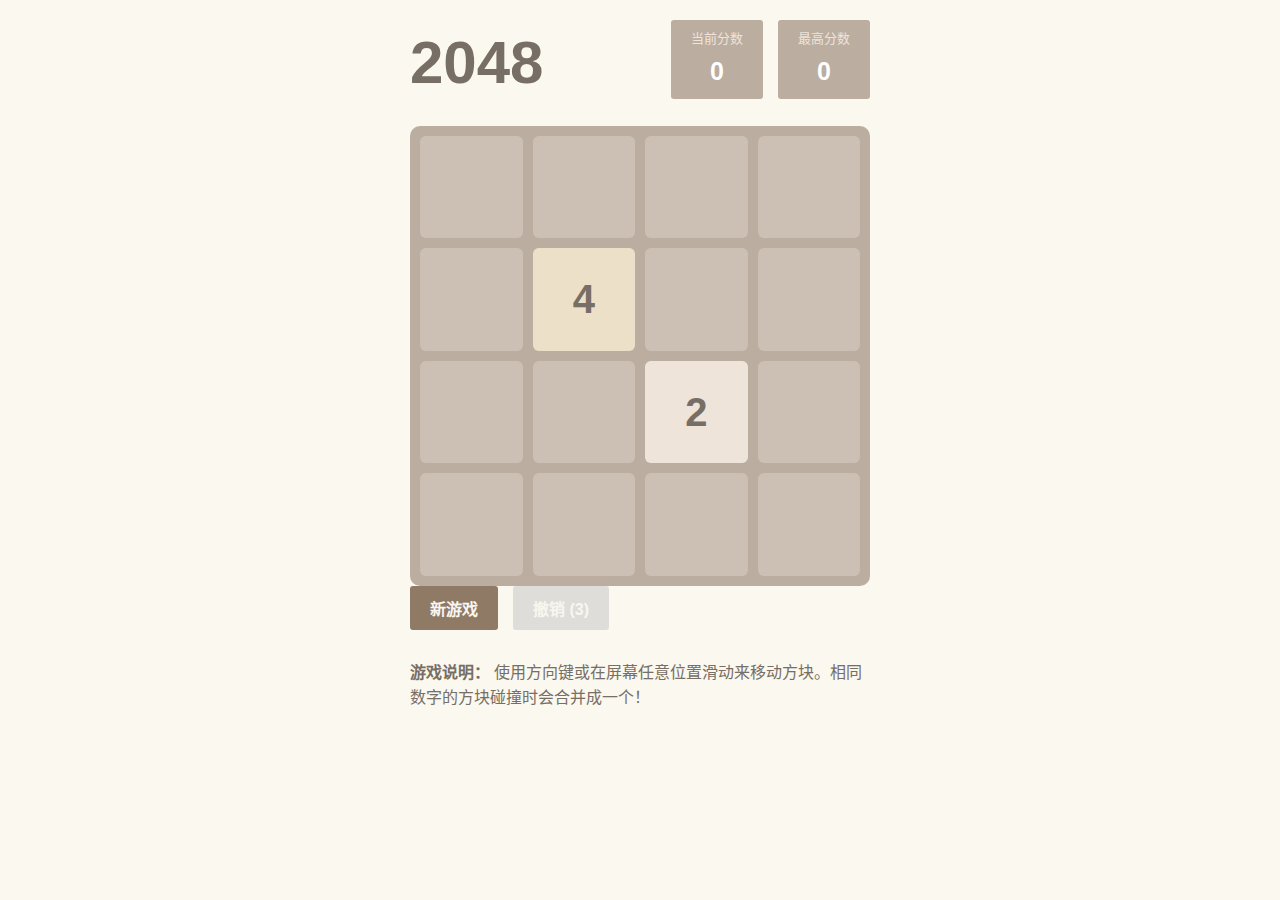
<file: index.html>
<!DOCTYPE html>
<html lang="zh-CN">
<head>
    <meta charset="UTF-8">
    <meta name="viewport" content="width=device-width, initial-scale=1.0, maximum-scale=1.0, user-scalable=no, viewport-fit=cover">
    <meta name="theme-color" content="#000000">
    
    <!-- Open Graph / Facebook / Telegram -->
    <meta property="og:type" content="website">
    <meta property="og:url" content="https://2048.huang.co/">
    <meta property="og:title" content="2048 - 液态玻璃版">
    <meta property="og:description" content="一个优雅精致的2048游戏实现，具有iOS风格的液态玻璃效果。">
    <meta property="og:image" content="https://2048.huang.co/asset/preview.png">
    <meta property="og:image:width" content="1200">
    <meta property="og:image:height" content="630">
    <meta property="og:site_name" content="2048 - 液态玻璃版">

    <!-- Twitter -->
    <meta property="twitter:card" content="summary_large_image">
    <meta property="twitter:url" content="https://2048.huang.co/">
    <meta property="twitter:title" content="2048 - 液态玻璃版">
    <meta property="twitter:description" content="一个优雅精致的2048游戏实现，具有iOS风格的液态玻璃效果。">
    <meta property="twitter:image" content="https://2048.huang.co/asset/preview.png">
    
    <title>2048游戏</title>
    <link rel="stylesheet" href="style.css">
</head>
<body>
    <!-- SVG滤镜定义 -->
    <svg style="position: absolute; width: 0; height: 0;">
        <defs>
            <!-- 液态玻璃效果滤镜 - 完全遵循示例 -->
            <filter id="glass-distortion">
                <feTurbulence type="fractalNoise" baseFrequency="0.01 0.01" numOctaves="1" seed="5" result="turbulence"/>
                <feGaussianBlur in="turbulence" stdDeviation="3" result="softMap"/>
                <feSpecularLighting in="softMap" surfaceScale="5" specularConstant="1" specularExponent="100" lighting-color="white" result="specLight">
                    <fePointLight x="-200" y="-200" z="300"/>
                </feSpecularLighting>
                <feComposite in="specLight" operator="arithmetic" k1="0" k2="1" k3="1" k4="0" result="litImage"/>
                <feDisplacementMap in="SourceGraphic" in2="softMap" scale="15" xChannelSelector="R" yChannelSelector="G"/>
            </filter>
            
            <!-- 合并时的爆发效果 -->
            <filter id="liquid-burst" x="-100%" y="-100%" width="300%" height="300%">
                <feTurbulence 
                    type="fractalNoise" 
                    baseFrequency="0.015" 
                    numOctaves="4" 
                    result="turbulence" />
                    
                <feDisplacementMap 
                    in="SourceGraphic" 
                    in2="turbulence" 
                    scale="40" 
                    xChannelSelector="R" 
                    yChannelSelector="G" />
                    
                <feGaussianBlur stdDeviation="0.8" />
            </filter>
        </defs>
    </svg>
    
    <div class="container">
        <header class="header">
            <h1>2048</h1>
            <div class="score-container">
                <div class="score-box liquidGlass-wrapper">
                    <div class="liquidGlass-effect"></div>
                    <div class="liquidGlass-tint"></div>
                    <div class="liquidGlass-shine"></div>
                    <div class="liquidGlass-content">
                        <div class="score-label">当前分数</div>
                        <div class="score" id="score">0</div>
                    </div>
                </div>
                <div class="score-box liquidGlass-wrapper">
                    <div class="liquidGlass-effect"></div>
                    <div class="liquidGlass-tint"></div>
                    <div class="liquidGlass-shine"></div>
                    <div class="liquidGlass-content">
                        <div class="score-label">最高分数</div>
                        <div class="best-score" id="best-score">0</div>
                    </div>
                </div>
            </div>
        </header>

        <main class="main-content">
            <div class="game-message" id="game-message">
                <p></p>
                <button class="restart-button" onclick="game.restart()">再来一局</button>
            </div>
            
            <div class="game-container">
                <!-- 液态玻璃效果层 -->
                <div class="liquid-glass-effect"></div>
                <div class="grid-container">
                    <!-- 4x4的网格背景 -->
                    <div class="grid-row">
                        <div class="grid-cell"></div>
                        <div class="grid-cell"></div>
                        <div class="grid-cell"></div>
                        <div class="grid-cell"></div>
                    </div>
                    <div class="grid-row">
                        <div class="grid-cell"></div>
                        <div class="grid-cell"></div>
                        <div class="grid-cell"></div>
                        <div class="grid-cell"></div>
                    </div>
                    <div class="grid-row">
                        <div class="grid-cell"></div>
                        <div class="grid-cell"></div>
                        <div class="grid-cell"></div>
                        <div class="grid-cell"></div>
                    </div>
                    <div class="grid-row">
                        <div class="grid-cell"></div>
                        <div class="grid-cell"></div>
                        <div class="grid-cell"></div>
                        <div class="grid-cell"></div>
                    </div>
                </div>
                
                <div class="tile-container" id="tile-container">
                    <!-- 数字方块将动态生成在这里 -->
                </div>
            </div>
        </main>

        <footer class="footer">
            <div class="controls">
                <button class="btn-new liquidGlass-wrapper" onclick="game.restart()">
                    <span class="liquidGlass-effect"></span>
                    <span class="liquidGlass-tint"></span>
                    <span class="liquidGlass-shine"></span>
                    <span class="liquidGlass-content">新游戏</span>
                </button>
                <button class="btn-undo liquidGlass-wrapper" onclick="game.undo()">
                    <span class="liquidGlass-effect"></span>
                    <span class="liquidGlass-tint"></span>
                    <span class="liquidGlass-shine"></span>
                    <span class="liquidGlass-content">撤销</span>
                </button>
            </div>
            <div class="instructions">
                <p><strong>游戏说明：</strong> 使用方向键或在屏幕任意位置滑动来移动方块。相同数字的方块碰撞时会合并成一个！</p>
            </div>
        </footer>
    </div>
    
    <script src="script.js"></script>
</body>
</html>
</file>
<file: style.css>
* {
    box-sizing: border-box;
    margin: 0;
    padding: 0;
}

body {
    font-family: -apple-system, BlinkMacSystemFont, "Segoe UI", "Helvetica Neue", Arial, sans-serif;
    background: #faf8ef;
    color: #776e65;
    font-size: 18px;
    line-height: 1.42857143;
    position: relative;
}

.container {
    max-width: 500px;
    margin: 0 auto;
    padding: 20px;
}

.header {
    margin-bottom: 20px;
}

h1 {
    font-size: 60px;
    font-weight: bold;
    color: #776e65;
    margin: 0;
    display: inline-block;
}

.score-container {
    float: right;
    text-align: right;
    position: relative;
}

.score-box {
    display: inline-block;
    background: #bbada0;
    padding: 10px 20px;
    border-radius: 3px;
    color: white;
    margin-left: 10px;
    text-align: center;
    position: relative;
}

.score-label {
    font-size: 13px;
    color: #eee4da;
    text-transform: uppercase;
}

.score, .best-score {
    font-size: 25px;
    font-weight: bold;
    color: white;
    margin-top: 5px;
}

.controls {
    margin-bottom: 20px;
    clear: both;
}

.btn-new, .btn-undo {
    background: #8f7a66;
    border-radius: 3px;
    padding: 10px 20px;
    color: #f9f6f2;
    text-decoration: none;
    font-weight: bold;
    margin-right: 10px;
    border: none;
    cursor: pointer;
    font-size: 16px;
    transition: background 0.3s;
}

.btn-new:hover, .btn-undo:hover {
    background: #9f8a76;
}

.btn-undo.disabled {
    background: #ccc;
    cursor: not-allowed;
    opacity: 0.6;
}

.btn-undo.disabled:hover {
    background: #ccc;
}

.game-container {
    position: relative;
    background: #bbada0;
    border-radius: 10px;
    width: 100%;
    max-width: 500px;
    margin: 0 auto;
    padding: 10px;
}

.grid-container {
    position: relative;
    z-index: 1;
    display: grid;
    grid-template-columns: repeat(4, 1fr);
    grid-template-rows: repeat(4, 1fr);
    gap: 10px;
    width: 100%;
    aspect-ratio: 1;
}

.grid-row {
    display: contents;
}

.grid-cell {
    background: rgba(238, 228, 218, 0.35);
    border-radius: 6px;
}

.tile-container {
    position: absolute;
    top: 10px;
    left: 10px;
    right: 10px;
    bottom: 10px;
    z-index: 2;
}

.tile {
    position: absolute;
    width: calc((100% - 30px) / 4);
    height: calc((100% - 30px) / 4);
    background: #eee4da;
    border-radius: 6px;
    font-weight: bold;
    text-align: center;
    line-height: 1;
    transition: all 0.15s ease-in-out;
    display: flex;
    align-items: center;
    justify-content: center;
    font-size: 40px;
}

/* 不同数字的颜色 */
.tile-2 { background: #eee4da; color: #776e65; }
.tile-4 { background: #ede0c8; color: #776e65; }
.tile-8 { background: #f2b179; color: #f9f6f2; }
.tile-16 { background: #f59563; color: #f9f6f2; }
.tile-32 { background: #f67c5f; color: #f9f6f2; }
.tile-64 { background: #f65e3b; color: #f9f6f2; }
.tile-128 { background: #edcf72; color: #f9f6f2; font-size: 35px; }
.tile-256 { background: #edcc61; color: #f9f6f2; font-size: 35px; }
.tile-512 { background: #edc850; color: #f9f6f2; font-size: 35px; }
.tile-1024 { background: #edc53f; color: #f9f6f2; font-size: 30px; }
.tile-2048 { background: #edc22e; color: #f9f6f2; font-size: 30px; }

/* 更大数字的样式 */
.tile-4096 { background: #3c3a32; color: #f9f6f2; font-size: 25px; }
.tile-8192 { background: #3c3a32; color: #f9f6f2; font-size: 25px; }
.tile-16384 { background: #3c3a32; color: #f9f6f2; font-size: 20px; }
.tile-32768 { background: #3c3a32; color: #f9f6f2; font-size: 20px; }
.tile-65536 { background: #3c3a32; color: #f9f6f2; font-size: 20px; }

/* 新增方块动画 */
.tile-new {
    animation: appear 0.2s ease-in-out;
}

@keyframes appear {
    0% {
        opacity: 0;
        transform: scale(0.5);
    }
    100% {
        opacity: 1;
        transform: scale(1);
    }
}

/* 合并方块动画 */
.tile-merged {
    animation: pop 0.2s ease-in-out;
}

@keyframes pop {
    0% {
        transform: scale(1);
    }
    50% {
        transform: scale(1.2);
    }
    100% {
        transform: scale(1);
    }
}

/* 撤销动画 - 方块消失 */
.tile-disappear {
    animation: disappear 0.15s ease-in-out;
}

@keyframes disappear {
    0% {
        opacity: 1;
        transform: scale(1);
    }
    100% {
        opacity: 0;
        transform: scale(0.5);
    }
}

/* 撤销动画 - 方块重新出现（分裂效果） */
.tile-reappear {
    animation: reappear 0.2s ease-in-out;
}

@keyframes reappear {
    0% {
        opacity: 0;
        transform: scale(1.2) rotate(180deg);
    }
    50% {
        opacity: 0.8;
        transform: scale(0.9) rotate(90deg);
    }
    100% {
        opacity: 1;
        transform: scale(1) rotate(0deg);
    }
}

.game-message {
    display: none;
    position: absolute;
    top: 0;
    left: 0;
    width: 100%;
    height: 100%;
    background: rgba(255, 255, 255, 0.9);
    z-index: 100;
    text-align: center;
    border-radius: 10px;
}

.game-message p {
    font-size: 60px;
    font-weight: bold;
    height: 60px;
    line-height: 60px;
    margin-top: 200px;
}

.game-message.game-won {
    background: rgba(237, 194, 46, 0.9);
    color: #f9f6f2;
}

.game-message.game-over {
    background: rgba(238, 228, 218, 0.95);
    color: #776e65;
}

.restart-button {
    display: inline-block;
    background: #8f7a66;
    border-radius: 3px;
    padding: 10px 20px;
    color: #f9f6f2;
    text-decoration: none;
    font-weight: bold;
    margin-top: 30px;
    border: none;
    cursor: pointer;
    font-size: 18px;
}

.instructions {
    margin-top: 30px;
    line-height: 1.6;
    color: #776e65;
    font-size: 16px;
}

/* 响应式设计 */
@media screen and (max-width: 520px) {
    .container {
        padding: 10px;
    }
    
    h1 {
        font-size: 40px;
    }
    
    .score-box {
        padding: 8px 15px;
        margin-left: 5px;
    }
    
    .score-label {
        font-size: 11px;
    }
    
    .score, .best-score {
        font-size: 20px;
    }
    
    .btn-new, .btn-undo {
        padding: 8px 15px;
        font-size: 14px;
    }
    
    .game-container {
        padding: 8px;
    }
    
    .grid-container {
        gap: 8px;
    }
    
    .tile {
        width: calc((100% - 24px) / 4);
        height: calc((100% - 24px) / 4);
        font-size: 35px;
    }
    
    .tile-128, .tile-256, .tile-512 {
        font-size: 30px;
    }
    
    .tile-1024, .tile-2048 {
        font-size: 25px;
    }
    
    .game-message p {
        font-size: 40px;
        margin-top: 150px;
    }
    
    .instructions {
        font-size: 14px;
    }
}

/* 触摸设备优化 */
@media (hover: none) {
    .btn-new:hover, .btn-undo:hover {
        background: #8f7a66;
    }
}

/* 防止文本选择 */
.game-container {
    -webkit-user-select: none;
    -moz-user-select: none;
    -ms-user-select: none;
    user-select: none;
    -webkit-touch-callout: none;
}

/* 分数增加动画 */
.score-addition {
    position: absolute;
    right: 20px;
    color: #776e65;
    font-size: 20px;
    font-weight: bold;
    animation: score-addition 0.8s ease-in-out;
    z-index: 20;
}

@keyframes score-addition {
    0% {
        opacity: 1;
        transform: translateY(0);
    }
    100% {
        opacity: 0;
        transform: translateY(-50px);
    }
}

/* 撤销奖励动画 */
.undo-reward {
    position: absolute;
    right: 20px;
    top: 80px;
    background: #8f7a66;
    color: #f9f6f2;
    padding: 8px 16px;
    border-radius: 3px;
    font-size: 16px;
    font-weight: bold;
    animation: undo-reward 1s ease-in-out;
    z-index: 30;
}

@keyframes undo-reward {
    0% {
        opacity: 0;
        transform: translateY(20px);
    }
    20% {
        opacity: 1;
        transform: translateY(0);
    }
    80% {
        opacity: 1;
        transform: translateY(0);
    }
    100% {
        opacity: 0;
        transform: translateY(-20px);
    }
}
</file>
